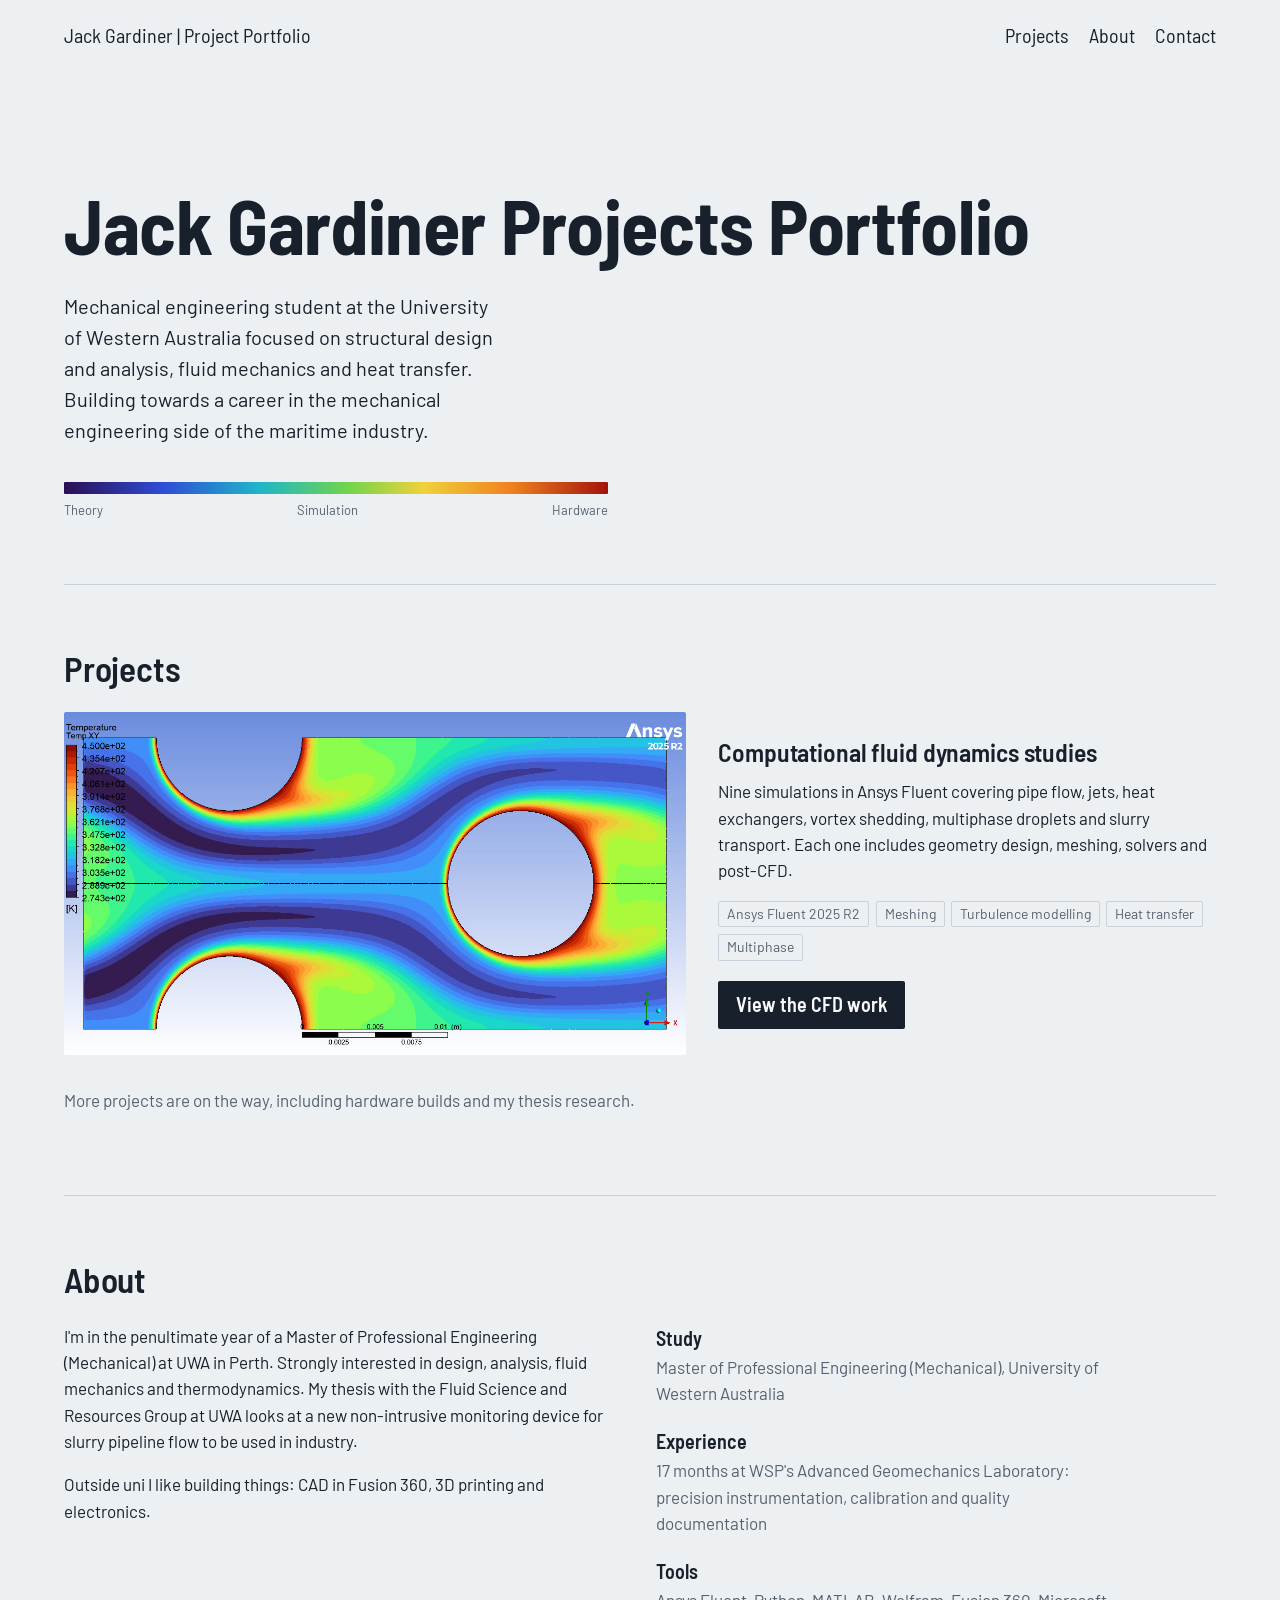
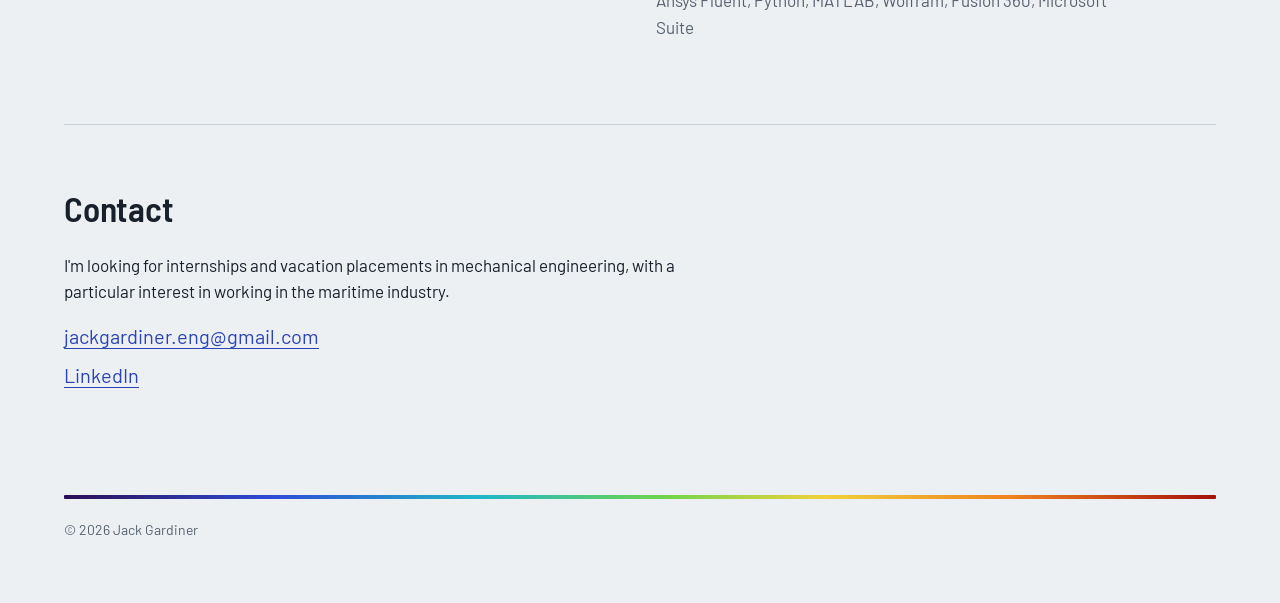
<file: index.html>
<!DOCTYPE html>
<html lang="en-AU">
<head>
  <meta charset="UTF-8">
  <meta name="viewport" content="width=device-width, initial-scale=1.0">
  <title>Jack Gardiner | Mechanical Engineering</title>
  <meta name="description" content="Engineering portfolio of Jack Gardiner, Master of Professional Engineering (Mechanical) student at the University of Western Australia.">
  <link rel="preconnect" href="https://fonts.googleapis.com">
  <link rel="preconnect" href="https://fonts.gstatic.com" crossorigin>
  <link href="https://fonts.googleapis.com/css2?family=Barlow:ital,wght@0,400;0,500;1,400&family=Barlow+Semi+Condensed:wght@600;700&display=swap" rel="stylesheet">
  <link rel="stylesheet" href="style.css">
</head>
<body>

  <header class="wrap site-head">
    <a href="index.html">Jack Gardiner | Project Portfolio</a>
    <nav aria-label="Main">
      <a href="#projects">Projects</a>
      <a href="#about">About</a>
      <a href="#contact">Contact</a>
    </nav>
  </header>

  <main>
    <div class="wrap hero">
      <h1>Jack Gardiner Projects Portfolio</h1>
      <p class="lede">Mechanical engineering student at the University of Western Australia focused on structural design and analysis, fluid mechanics and heat transfer. Building towards a career in the mechanical engineering side of the maritime industry. </p>
      <div class="legend-block" aria-hidden="true">
        <div class="legend"></div>
        <div class="legend-scale"><span>Theory</span><span>Simulation</span><span>Hardware</span></div>
      </div>
    </div>

    <section id="projects" class="wrap">
      <h2>Projects</h2>

      <article class="project">
        <a href="cfd.html" tabindex="-1" aria-hidden="true">
          <img src="images/cfd/week06a-hx-temperature.jpg"
               alt="Temperature contours around a staggered bank of hot tubes, showing thin thermal boundary layers and warm wakes."
               width="1215" height="671">
        </a>
        <div>
          <h3><a href="cfd.html">Computational fluid dynamics studies</a></h3>
          <p>Nine simulations in Ansys Fluent covering pipe flow, jets, heat exchangers, vortex shedding, multiphase droplets and slurry transport. Each one includes geometry design, meshing, solvers and post-CFD.</p>
          <ul class="tags">
            <li>Ansys Fluent 2025 R2</li>
            <li>Meshing</li>
            <li>Turbulence modelling</li>
            <li>Heat transfer</li>
            <li>Multiphase</li>
          </ul>
          <a class="button" href="cfd.html">View the CFD work</a>
        </div>
      </article>

      <p class="note">More projects are on the way, including hardware builds and my thesis research.</p>
    </section>

    <section id="about" class="wrap">
      <h2>About</h2>
      <div class="two-col">
        <div>
          <p>I'm in the penultimate year of a Master of Professional Engineering (Mechanical) at UWA in Perth. Strongly interested in design, analysis, fluid mechanics and thermodynamics. My thesis with the Fluid Science and Resources Group at UWA looks at a new non-intrusive monitoring device for slurry pipeline flow to be used in industry.</p>
          <p>Outside uni I like building things: CAD in Fusion 360, 3D printing and electronics.</p>
        </div>
        <dl class="facts">
          <dt>Study</dt>
          <dd>Master of Professional Engineering (Mechanical), University of Western Australia</dd>
          <dt>Experience</dt>
          <dd>17 months at WSP's Advanced Geomechanics Laboratory: precision instrumentation, calibration and quality documentation</dd>
          <dt>Tools</dt>
          <dd>Ansys Fluent, Python, MATLAB, Wolfram, Fusion 360, Microsoft Suite</dd>
        </dl>
      </div>
    </section>

    <section id="contact" class="wrap">
      <h2>Contact</h2>
      <p>I'm looking for internships and vacation placements in mechanical engineering, with a particular interest in working in the maritime industry.</p>
      <ul class="contact-list">
        <li><a href="mailto:jackgardiner.eng@gmail.com">jackgardiner.eng@gmail.com</a></li>
        <li><a href="https://www.linkedin.com/in/jackgardinermecheng" target="_blank" rel="noopener">LinkedIn</a></li>
       
      </ul>
    </section>
  </main>

  <footer class="wrap">
    <div class="legend" aria-hidden="true"></div>
    <p>&copy; 2026 Jack Gardiner</p>
  </footer>

</body>
</html>
</file>
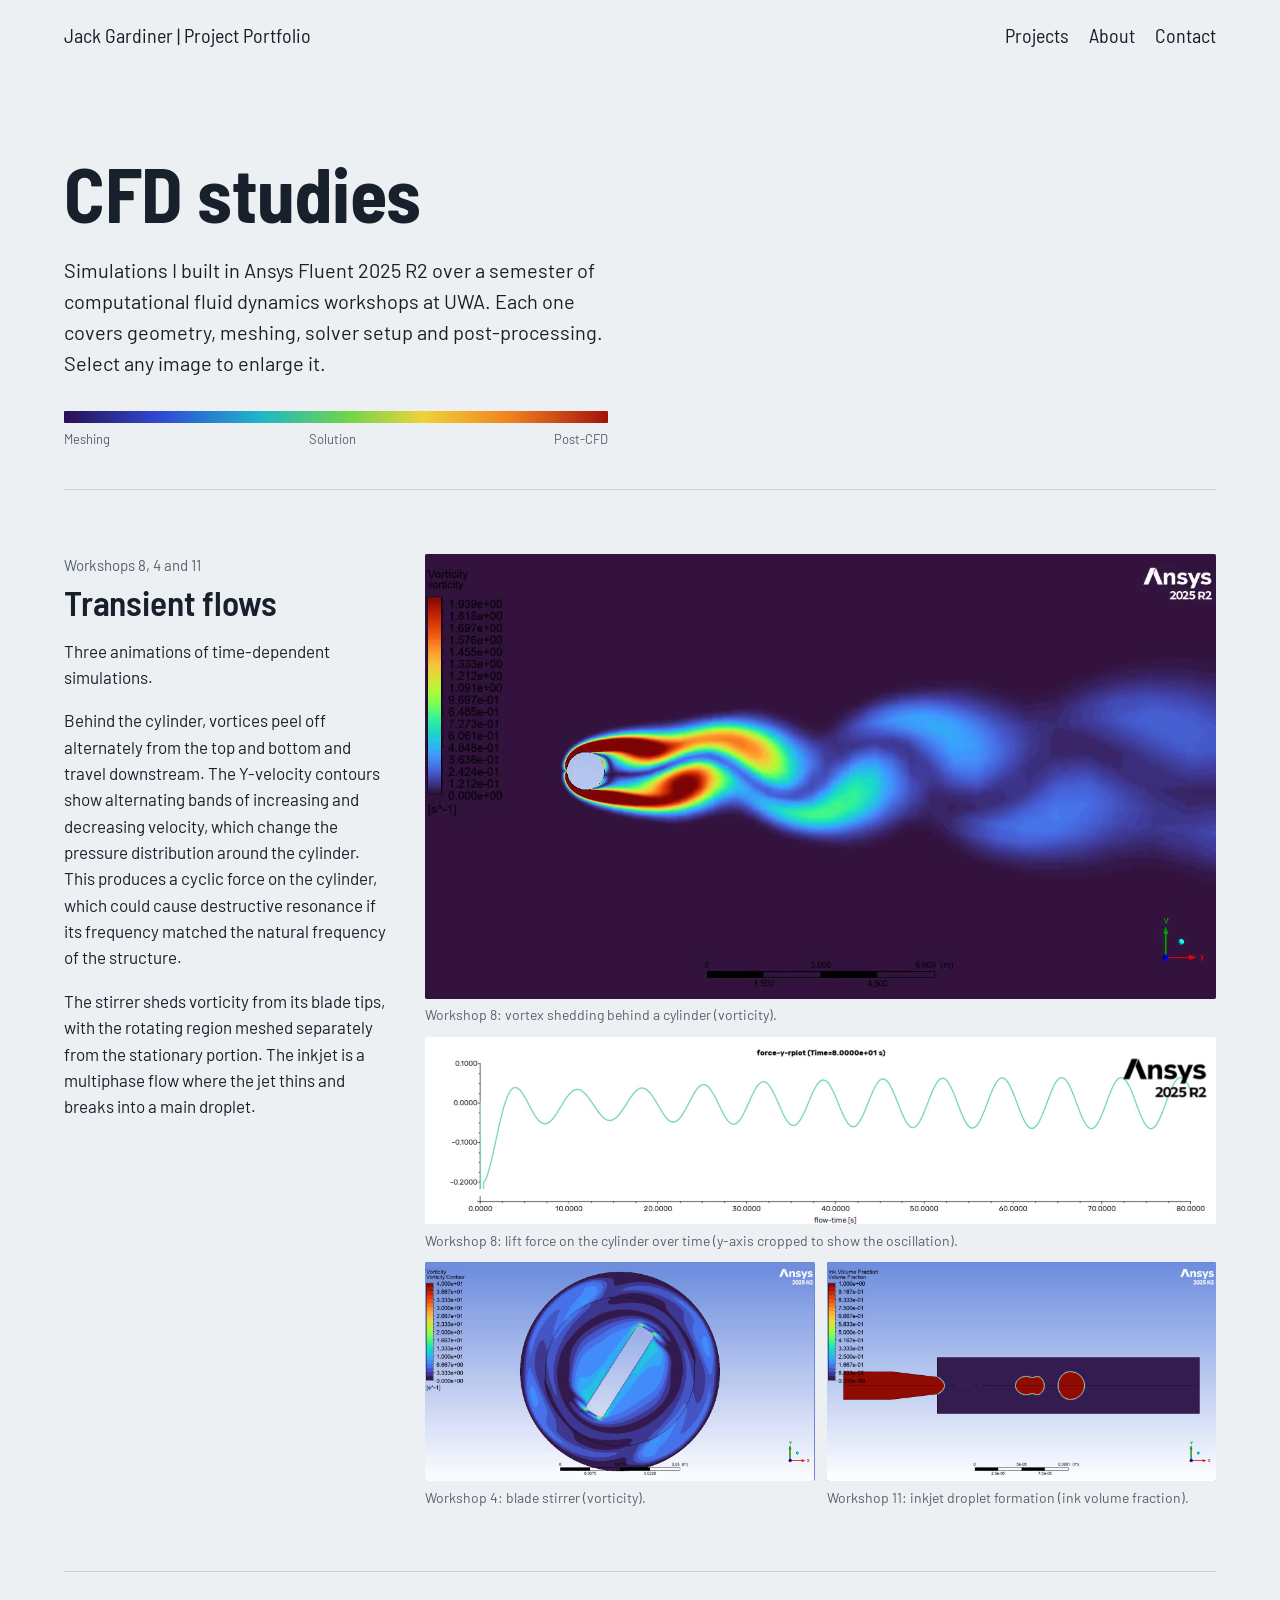
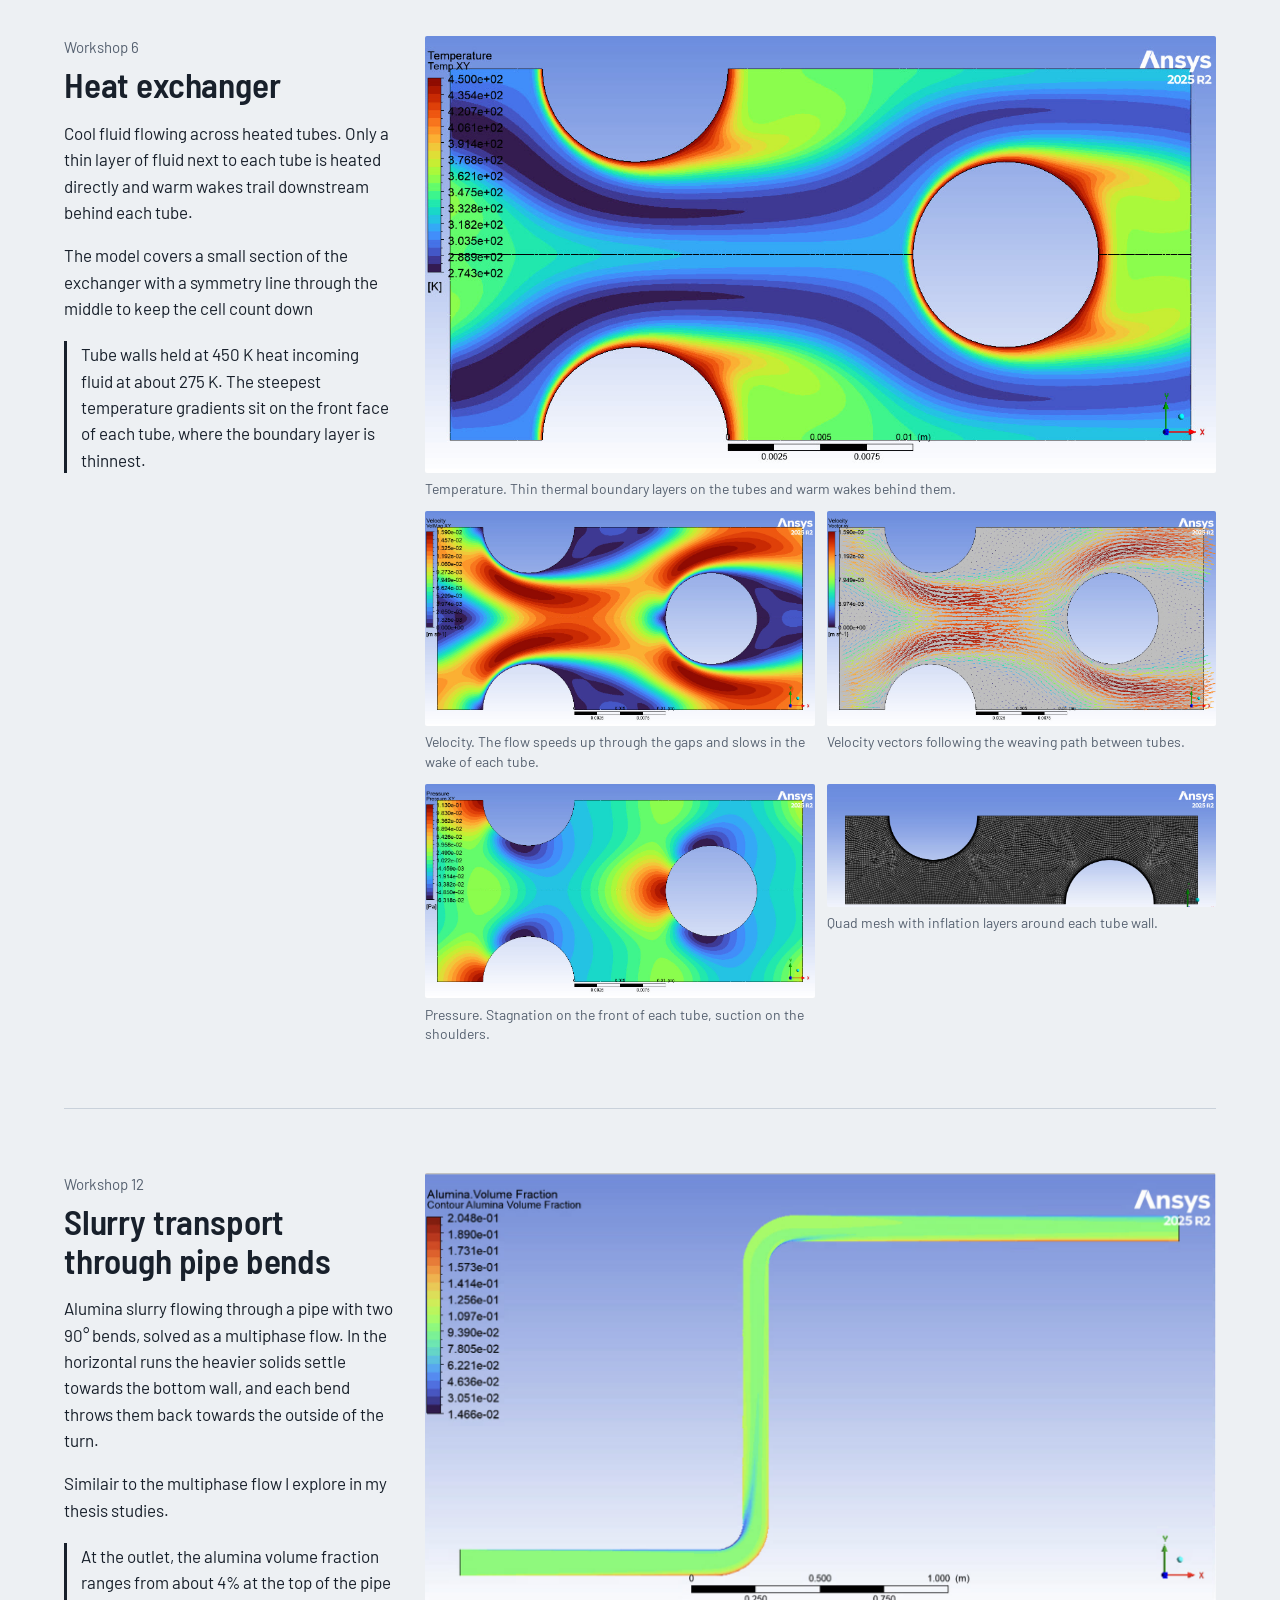
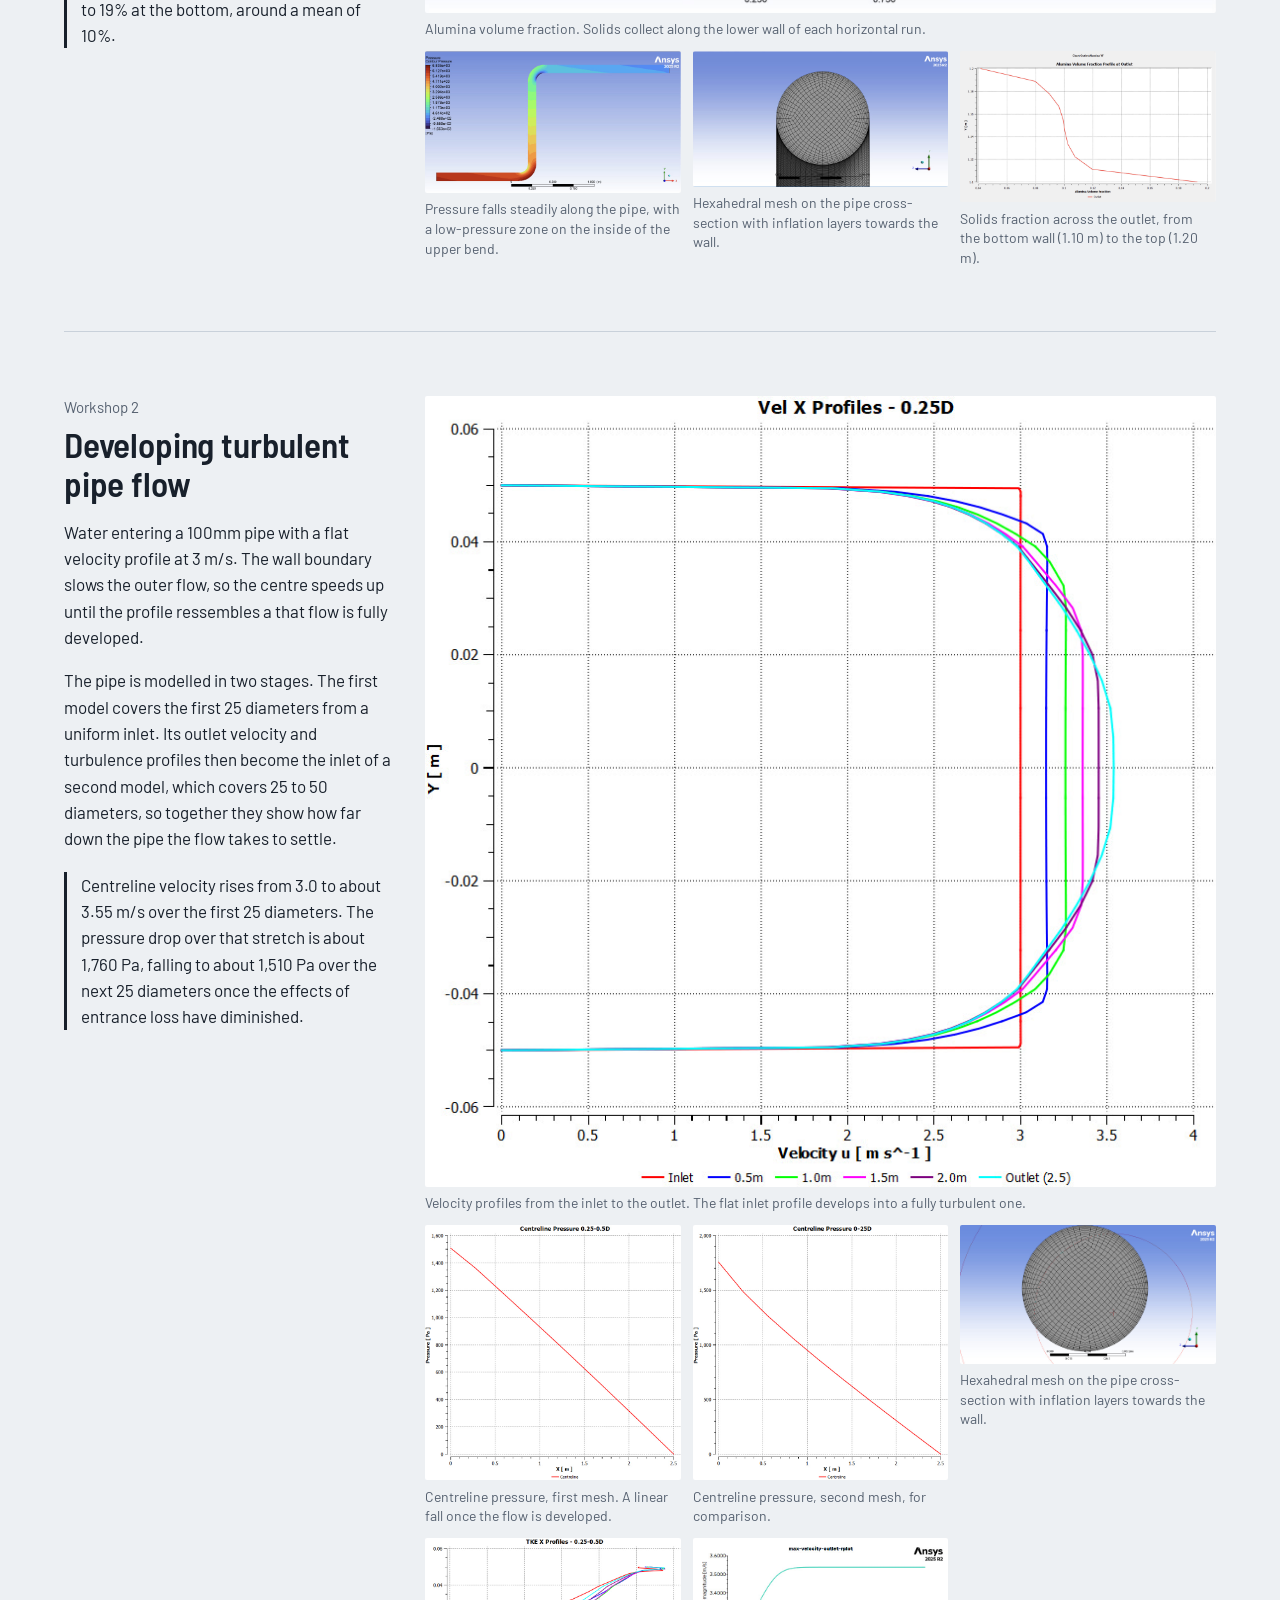
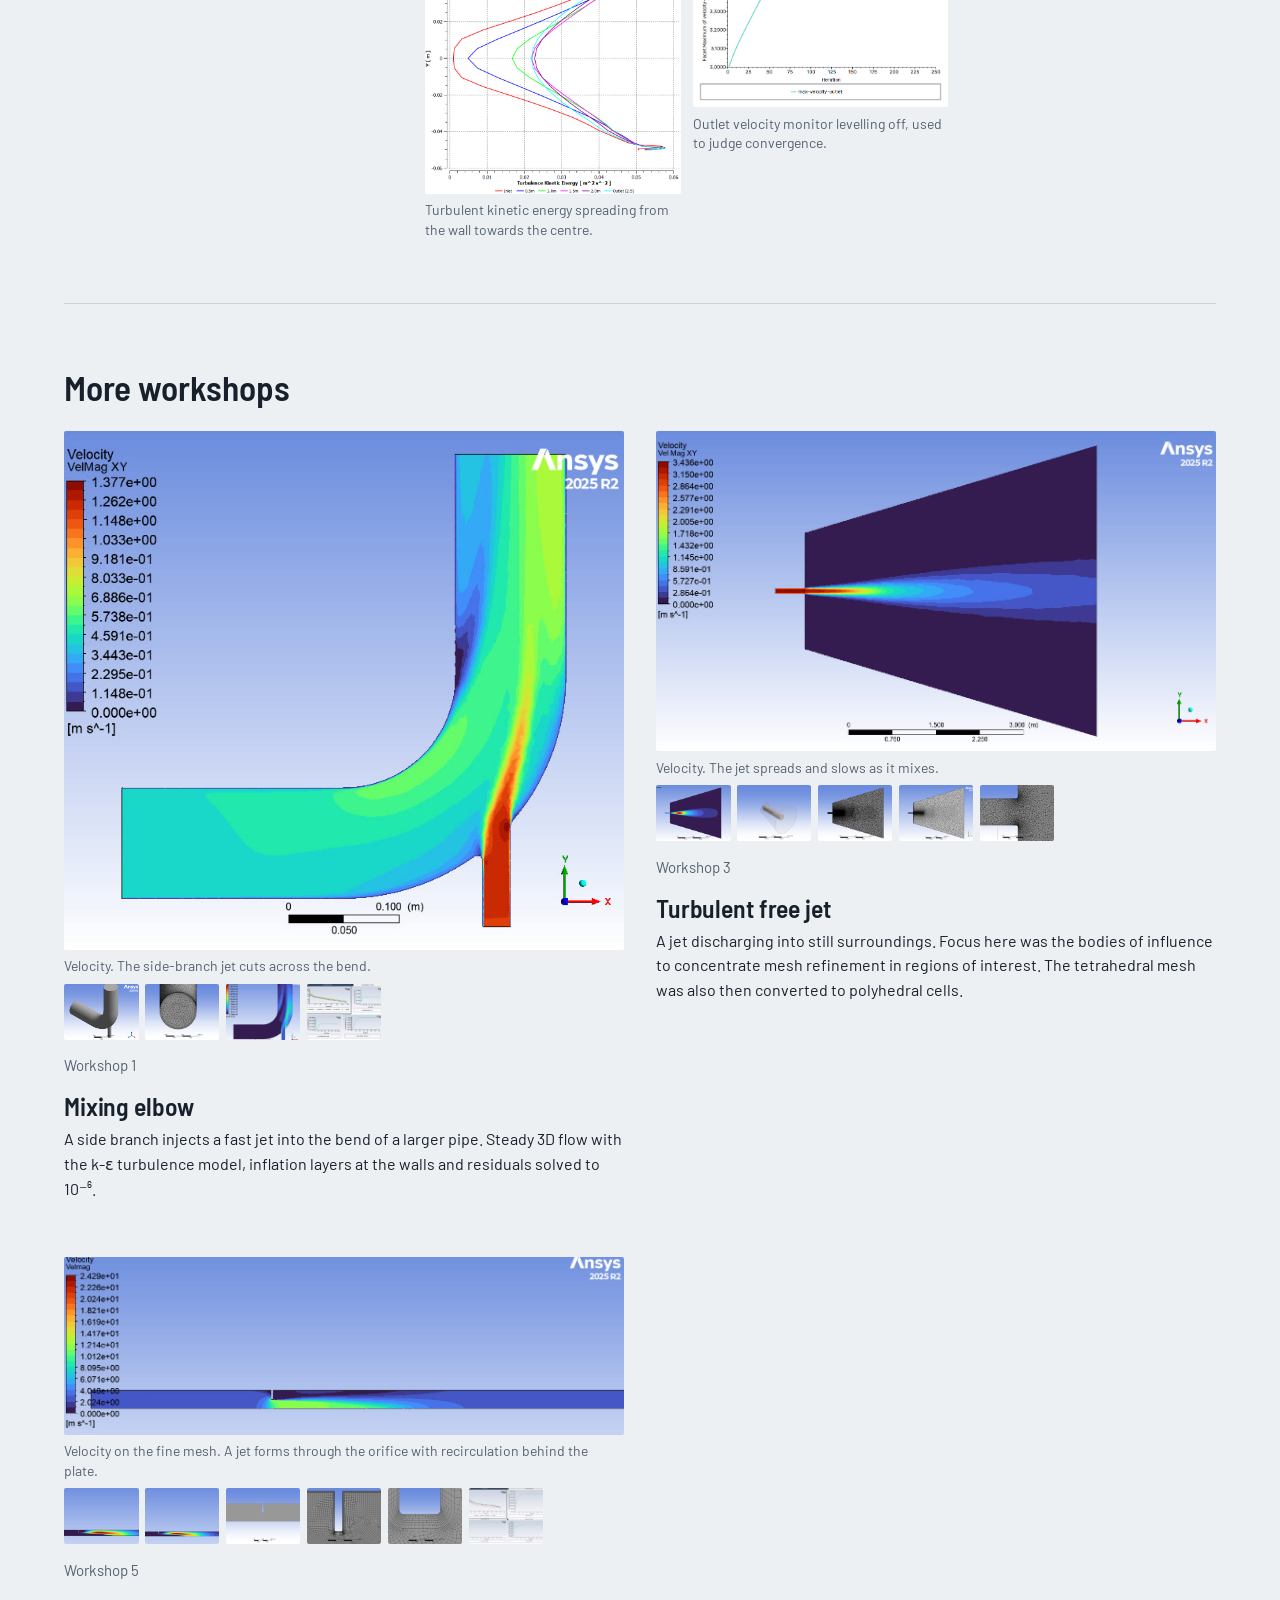
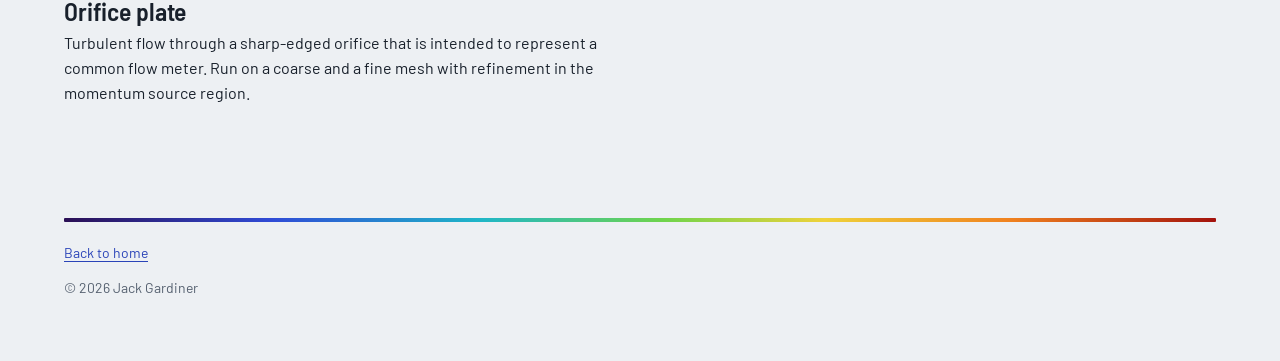
<file: cfd.html>
<!DOCTYPE html>
<html lang="en-AU">
<head>
  <meta charset="UTF-8">
  <meta name="viewport" content="width=device-width, initial-scale=1.0">
  <title>CFD studies | Jack Gardiner</title>
  <meta name="description" content="Computational fluid dynamics studies in Ansys Fluent by Jack Gardiner: slurry transport, heat exchangers, vortex shedding, pipe flow and more.">
  <link rel="preconnect" href="https://fonts.googleapis.com">
  <link rel="preconnect" href="https://fonts.gstatic.com" crossorigin>
  <link href="https://fonts.googleapis.com/css2?family=Barlow:ital,wght@0,400;0,500;1,400&family=Barlow+Semi+Condensed:wght@600;700&display=swap" rel="stylesheet">
  <link rel="stylesheet" href="style.css">
</head>
<body>

  <header class="wrap site-head">
    <a href="index.html">Jack Gardiner | Project Portfolio</a>
    <nav aria-label="Main">
      <a href="index.html#projects">Projects</a>
      <a href="index.html#about">About</a>
      <a href="index.html#contact">Contact</a>
    </nav>
  </header>

  <main>
    <div class="wrap page-intro">
      <h1>CFD studies</h1>
      <p>Simulations I built in Ansys Fluent 2025 R2 over a semester of computational fluid dynamics workshops at UWA. Each one covers geometry, meshing, solver setup and post-processing. Select any image to enlarge it.</p>
      <div class="legend-block" aria-hidden="true">
        <div class="legend"></div>
        <div class="legend-scale"><span>Meshing</span><span>Solution</span><span>Post-CFD</span></div>
      </div>
    </div>

       <section id="animations" class="wrap study" aria-labelledby="animations-title">
      <div class="study-text">
        <p class="week">Workshops 8, 4 and 11</p>
        <h2 id="animations-title">Transient flows</h2>
        <p>Three animations of time-dependent simulations.</p>
        <p>Behind the cylinder, vortices peel off alternately from the top and bottom and travel downstream. The Y-velocity contours show alternating bands of increasing and decreasing velocity, which change the pressure distribution around the cylinder. This produces a cyclic force on the cylinder, which could cause destructive resonance if its frequency matched the natural frequency of the structure.</p>
        <p>The stirrer sheds vorticity from its blade tips, with the rotating region meshed separately from the stationary portion. The inkjet is a multiphase flow where the jet thins and breaks into a main droplet.</p>
      </div>
      <div class="figures"><figure class="lead"><video src="images/cfd/week08-vortex-shedding-vorticity.mp4" poster="images/cfd/week08-vortex-shedding-poster.jpg" width="1280" height="720" autoplay muted loop playsinline preload="metadata" aria-label="Animation of vorticity behind a cylinder, with vortices shed alternately from top and bottom."></video><figcaption>Workshop 8: vortex shedding behind a cylinder (vorticity).</figcaption></figure><figure class="lead"><button type="button" data-full="images/cfd/week08b-vortex-force.jpg" data-group="animations" data-caption="Workshop 8: lift force on the cylinder over time (y-axis cropped to show the oscillation)." aria-label="Enlarge: force on the cylinder over time"><img src="images/cfd/week08b-vortex-force.jpg" alt="Plot of the force on the cylinder oscillating over time." loading="lazy"></button><figcaption>Workshop 8: lift force on the cylinder over time (y-axis cropped to show the oscillation).</figcaption></figure><figure><video src="images/cfd/week04-blade-stirrer-vorticity.mp4" poster="images/cfd/week04-blade-stirrer-poster.jpg" width="1280" height="720" autoplay muted loop playsinline preload="metadata" aria-label="Animation of vorticity around a rotating blade stirrer."></video><figcaption>Workshop 4: blade stirrer (vorticity).</figcaption></figure><figure><video src="images/cfd/week11-ink-jet-volume-fraction.mp4" poster="images/cfd/week11-ink-jet-poster.jpg" width="1280" height="720" autoplay muted loop playsinline preload="metadata" aria-label="Animation of an ink jet breaking up into droplets."></video><figcaption>Workshop 11: inkjet droplet formation (ink volume fraction).</figcaption></figure></div>
    </section>
    <section id="heat-exchanger" class="wrap study" aria-labelledby="heat-exchanger-title">
      <div class="study-text">
        <p class="week">Workshop 6</p>
        <h2 id="heat-exchanger-title">Heat exchanger</h2>
        <p>Cool fluid flowing across heated tubes. Only a thin layer of fluid next to each tube is heated directly and warm wakes trail downstream behind each tube.</p><p>The model covers a small section of the exchanger with a symmetry line through the middle to keep the cell count down</p><p class="finding">Tube walls held at 450 K heat incoming fluid at about 275 K. The steepest temperature gradients sit on the front face of each tube, where the boundary layer is thinnest.</p>
      </div>
      <div class="figures"><figure class="lead"><button type="button" data-full="images/cfd/week06a-hx-temperature.jpg" data-group="heat-exchanger" data-caption="Temperature. Thin thermal boundary layers on the tubes and warm wakes behind them." aria-label="Enlarge: Temperature. Thin thermal boundary layers on the tubes and warm wakes behind them."><img src="images/cfd/week06a-hx-temperature.jpg" alt="Temperature contours around staggered tubes, thin hot boundary layers and warm wakes." width="1215" height="671" loading="lazy" decoding="async"></button><figcaption>Temperature. Thin thermal boundary layers on the tubes and warm wakes behind them.</figcaption></figure><figure><button type="button" data-full="images/cfd/week06b-hx-velocity.jpg" data-group="heat-exchanger" data-caption="Velocity. The flow speeds up through the gaps and slows in the wake of each tube." aria-label="Enlarge: Velocity. The flow speeds up through the gaps and slows in the wake of each tube."><img src="images/cfd/week06b-hx-velocity.jpg" alt="Velocity magnitude contours showing fast flow through the gaps between tubes and slow wakes behind them." width="1215" height="671" loading="lazy" decoding="async"></button><figcaption>Velocity. The flow speeds up through the gaps and slows in the wake of each tube.</figcaption></figure><figure><button type="button" data-full="images/cfd/week06c-hx-vectors.jpg" data-group="heat-exchanger" data-caption="Velocity vectors following the weaving path between tubes." aria-label="Enlarge: Velocity vectors following the weaving path between tubes."><img src="images/cfd/week06c-hx-vectors.jpg" alt="Velocity vectors weaving between the tubes." width="1215" height="671" loading="lazy" decoding="async"></button><figcaption>Velocity vectors following the weaving path between tubes.</figcaption></figure><figure><button type="button" data-full="images/cfd/week06d-hx-pressure.jpg" data-group="heat-exchanger" data-caption="Pressure. Stagnation on the front of each tube, suction on the shoulders." aria-label="Enlarge: Pressure. Stagnation on the front of each tube, suction on the shoulders."><img src="images/cfd/week06d-hx-pressure.jpg" alt="Pressure contours with high pressure on the front of each tube and low pressure on its shoulders." width="1215" height="671" loading="lazy" decoding="async"></button><figcaption>Pressure. Stagnation on the front of each tube, suction on the shoulders.</figcaption></figure><figure><button type="button" data-full="images/cfd/week06e-hx-mesh.jpg" data-group="heat-exchanger" data-caption="Quad mesh with inflation layers around each tube wall." aria-label="Enlarge: Quad mesh with inflation layers around each tube wall."><img src="images/cfd/week06e-hx-mesh.jpg" alt="Quad mesh with fine inflation layers around the tube walls." width="1218" height="385" loading="lazy" decoding="async"></button><figcaption>Quad mesh with inflation layers around each tube wall.</figcaption></figure></div>
    </section>
    <section id="slurry" class="wrap study" aria-labelledby="slurry-title">
      <div class="study-text">
        <p class="week">Workshop 12</p>
        <h2 id="slurry-title">Slurry transport through pipe bends</h2>
        <p>Alumina slurry flowing through a pipe with two 90° bends, solved as a multiphase flow. In the horizontal runs the heavier solids settle towards the bottom wall, and each bend throws them back towards the outside of the turn.</p><p>Similair to the multiphase flow I explore in my thesis studies.</p><p class="finding">At the outlet, the alumina volume fraction ranges from about 4% at the top of the pipe to 19% at the bottom, around a mean of 10%.</p>
      </div>
      <div class="figures three"><figure class="lead"><button type="button" data-full="images/cfd/week12a-slurry-alumina-vf.jpg" data-group="slurry" data-caption="Alumina volume fraction. Solids collect along the lower wall of each horizontal run." aria-label="Enlarge: Alumina volume fraction. Solids collect along the lower wall of each horizontal run."><img src="images/cfd/week12a-slurry-alumina-vf.jpg" alt="Alumina volume fraction contour through a pipe with two bends, higher concentration along the bottom walls." width="1600" height="890" loading="lazy" decoding="async"></button><figcaption>Alumina volume fraction. Solids collect along the lower wall of each horizontal run.</figcaption></figure><figure><button type="button" data-full="images/cfd/week12b-slurry-pressure.jpg" data-group="slurry" data-caption="Pressure falls steadily along the pipe, with a low-pressure zone on the inside of the upper bend." aria-label="Enlarge: Pressure falls steadily along the pipe, with a low-pressure zone on the inside of the upper bend."><img src="images/cfd/week12b-slurry-pressure.jpg" alt="Pressure contour along the pipe, falling from inlet to outlet with a low-pressure zone at the inside of the upper bend." width="1600" height="890" loading="lazy" decoding="async"></button><figcaption>Pressure falls steadily along the pipe, with a low-pressure zone on the inside of the upper bend.</figcaption></figure><figure><button type="button" data-full="images/cfd/week12c-slurry-mesh.jpg" data-group="slurry" data-caption="Hexahedral mesh on the pipe cross-section with inflation layers towards the wall." aria-label="Enlarge: Hexahedral mesh on the pipe cross-section with inflation layers towards the wall."><img src="images/cfd/week12c-slurry-mesh.jpg" alt="Hexahedral mesh on the pipe cross-section with inflation layers towards the wall." width="1600" height="850" loading="lazy" decoding="async"></button><figcaption>Hexahedral mesh on the pipe cross-section with inflation layers towards the wall.</figcaption></figure><figure><button type="button" data-full="images/cfd/week12d-slurry-outlet-profile.jpg" data-group="slurry" data-caption="Solids fraction across the outlet, from the bottom wall (1.10 m) to the top (1.20 m)." aria-label="Enlarge: Solids fraction across the outlet, from the bottom wall (1.10 m) to the top (1.20 m)."><img src="images/cfd/week12d-slurry-outlet-profile.jpg" alt="Graph of alumina volume fraction against height across the outlet." width="1600" height="948" loading="lazy" decoding="async"></button><figcaption>Solids fraction across the outlet, from the bottom wall (1.10 m) to the top (1.20 m).</figcaption></figure></div>
    </section>
    <section id="pipe-flow" class="wrap study" aria-labelledby="pipe-flow-title">
      <div class="study-text">
        <p class="week">Workshop 2</p>
        <h2 id="pipe-flow-title">Developing turbulent pipe flow</h2>
        <p>Water entering a 100mm pipe with a flat velocity profile at 3 m/s. The wall boundary slows the outer flow, so the centre speeds up until the profile ressembles a that flow is fully developed.</p><p>The pipe is modelled in two stages. The first model covers the first 25 diameters from a uniform inlet. Its outlet velocity and turbulence profiles then become the inlet of a second model, which covers 25 to 50 diameters, so together they show how far down the pipe the flow takes to settle.</p><p class="finding">Centreline velocity rises from 3.0 to about 3.55 m/s over the first 25 diameters. The pressure drop over that stretch is about 1,760 Pa, falling to about 1,510 Pa over the next 25 diameters once the effects of entrance loss have diminished.</p>
      </div>
      <div class="figures three"><figure class="lead"><button type="button" data-full="images/cfd/week02a-pipe-velocity-profiles.jpg" data-group="pipe-flow" data-caption="Velocity profiles from the inlet to the outlet. The flat inlet profile develops into a fully turbulent one." aria-label="Enlarge: Velocity profiles from the inlet to the outlet. The flat inlet profile develops into a fully turbulent one."><img src="images/cfd/week02a-pipe-velocity-profiles.jpg" alt="Graph of velocity profiles at stations along the pipe, from flat at the inlet to a rounded turbulent profile at the outlet." width="800" height="800" loading="lazy" decoding="async"></button><figcaption>Velocity profiles from the inlet to the outlet. The flat inlet profile develops into a fully turbulent one.</figcaption></figure><figure><button type="button" data-full="images/cfd/week02b-pipe-centreline-pressure.jpg" data-group="pipe-flow" data-caption="Centreline pressure, first mesh. A linear fall once the flow is developed." aria-label="Enlarge: Centreline pressure, first mesh. A linear fall once the flow is developed."><img src="images/cfd/week02b-pipe-centreline-pressure.jpg" alt="Graph of centreline pressure falling linearly from about 1,510 Pa to zero." width="800" height="800" loading="lazy" decoding="async"></button><figcaption>Centreline pressure, first mesh. A linear fall once the flow is developed.</figcaption></figure><figure><button type="button" data-full="images/cfd/week02f-pipe-centreline-pressure-mesh2.jpg" data-group="pipe-flow" data-caption="Centreline pressure, second mesh, for comparison." aria-label="Enlarge: Centreline pressure, second mesh, for comparison."><img src="images/cfd/week02f-pipe-centreline-pressure-mesh2.jpg" alt="Graph of centreline pressure falling from about 1,760 Pa to zero." width="800" height="800" loading="lazy" decoding="async"></button><figcaption>Centreline pressure, second mesh, for comparison.</figcaption></figure><figure><button type="button" data-full="images/cfd/week02c-pipe-mesh-outlet.jpg" data-group="pipe-flow" data-caption="Hexahedral mesh on the pipe cross-section with inflation layers towards the wall." aria-label="Enlarge: Hexahedral mesh on the pipe cross-section with inflation layers towards the wall."><img src="images/cfd/week02c-pipe-mesh-outlet.jpg" alt="Hexahedral mesh on the pipe cross-section with inflation layers towards the wall." width="1202" height="652" loading="lazy" decoding="async"></button><figcaption>Hexahedral mesh on the pipe cross-section with inflation layers towards the wall.</figcaption></figure><figure><button type="button" data-full="images/cfd/week02d-pipe-tke-profiles.jpg" data-group="pipe-flow" data-caption="Turbulent kinetic energy spreading from the wall towards the centre." aria-label="Enlarge: Turbulent kinetic energy spreading from the wall towards the centre."><img src="images/cfd/week02d-pipe-tke-profiles.jpg" alt="Graph of turbulent kinetic energy profiles across the pipe at several stations." width="800" height="800" loading="lazy" decoding="async"></button><figcaption>Turbulent kinetic energy spreading from the wall towards the centre.</figcaption></figure><figure><button type="button" data-full="images/cfd/week02e-pipe-convergence.jpg" data-group="pipe-flow" data-caption="Outlet velocity monitor levelling off, used to judge convergence." aria-label="Enlarge: Outlet velocity monitor levelling off, used to judge convergence."><img src="images/cfd/week02e-pipe-convergence.jpg" alt="Graph of maximum outlet velocity against iteration, levelling off near 3.54 m/s." width="685" height="454" loading="lazy" decoding="async"></button><figcaption>Outlet velocity monitor levelling off, used to judge convergence.</figcaption></figure></div>
    </section>

    <section id="more" class="wrap">
      <h2 class="section-title">More workshops</h2>
      <div class="gallery">
      <article class="tile">
        <div class="figures"><figure class="lead"><button type="button" data-full="images/cfd/week01a-elbow-velocity.jpg" data-group="g0" data-caption="Velocity. The side-branch jet cuts across the bend." aria-label="Enlarge: Velocity. The side-branch jet cuts across the bend."><img src="images/cfd/week01a-elbow-velocity.jpg" alt="Velocity contour in a mixing elbow, with a fast jet from the side branch crossing the bend." width="711" height="659" loading="lazy" decoding="async"></button><figcaption>Velocity. The side-branch jet cuts across the bend.</figcaption></figure></div>
        <div class="thumbs"><button type="button" data-full="images/cfd/week01b-elbow-geometry.jpg" data-group="g0" data-caption="Geometry." aria-label="Enlarge: Geometry."><img src="images/cfd/week01b-elbow-geometry.jpg" alt="3D geometry of the mixing elbow." width="580" height="467" loading="lazy" decoding="async"></button><button type="button" data-full="images/cfd/week01c-elbow-mesh-outlet.jpg" data-group="g0" data-caption="Outlet mesh with inflation layers." aria-label="Enlarge: Outlet mesh with inflation layers."><img src="images/cfd/week01c-elbow-mesh-outlet.jpg" alt="Outlet mesh with inflation layers." width="1182" height="604" loading="lazy" decoding="async"></button><button type="button" data-full="images/cfd/week01d-elbow-tke.jpg" data-group="g0" data-caption="Turbulent kinetic energy where the streams mix." aria-label="Enlarge: Turbulent kinetic energy where the streams mix."><img src="images/cfd/week01d-elbow-tke.jpg" alt="Turbulent kinetic energy where the two streams mix." width="711" height="659" loading="lazy" decoding="async"></button><button type="button" data-full="images/cfd/week01e-elbow-convergence.jpg" data-group="g0" data-caption="Residuals and solution monitors." aria-label="Enlarge: Residuals and solution monitors."><img src="images/cfd/week01e-elbow-convergence.jpg" alt="Residual and monitor plots showing convergence." width="813" height="568" loading="lazy" decoding="async"></button></div>
        <p class="week">Workshop 1</p>
        <h3>Mixing elbow</h3>
        <p>A side branch injects a fast jet into the bend of a larger pipe. Steady 3D flow with the k-ε turbulence model, inflation layers at the walls and residuals solved to 10⁻⁶.</p>
      </article>
      <article class="tile">
        <div class="figures"><figure class="lead"><button type="button" data-full="images/cfd/week03a-jet-velocity.jpg" data-group="g1" data-caption="Velocity. The jet spreads and slows as it mixes." aria-label="Enlarge: Velocity. The jet spreads and slows as it mixes."><img src="images/cfd/week03a-jet-velocity.jpg" alt="Velocity contour of a jet spreading and slowing in a conical domain." width="1179" height="675" loading="lazy" decoding="async"></button><figcaption>Velocity. The jet spreads and slows as it mixes.</figcaption></figure></div>
        <div class="thumbs"><button type="button" data-full="images/cfd/week03b-jet-tke.jpg" data-group="g1" data-caption="Turbulence peaks in the shear layer." aria-label="Enlarge: Turbulence peaks in the shear layer."><img src="images/cfd/week03b-jet-tke.jpg" alt="Turbulent kinetic energy peaking in the jet shear layer." width="1179" height="675" loading="lazy" decoding="async"></button><button type="button" data-full="images/cfd/week03c-jet-body-of-influence.jpg" data-group="g1" data-caption="Bodies of influence for mesh refinement." aria-label="Enlarge: Bodies of influence for mesh refinement."><img src="images/cfd/week03c-jet-body-of-influence.jpg" alt="Nested refinement zones along the jet." width="1092" height="608" loading="lazy" decoding="async"></button><button type="button" data-full="images/cfd/week03d-jet-tet-mesh.jpg" data-group="g1" data-caption="Tetrahedral mesh." aria-label="Enlarge: Tetrahedral mesh."><img src="images/cfd/week03d-jet-tet-mesh.jpg" alt="Tetrahedral mesh cross-section." width="1177" height="652" loading="lazy" decoding="async"></button><button type="button" data-full="images/cfd/week03e-jet-poly-mesh.jpg" data-group="g1" data-caption="The same domain as a polyhedral mesh." aria-label="Enlarge: The same domain as a polyhedral mesh."><img src="images/cfd/week03e-jet-poly-mesh.jpg" alt="Polyhedral mesh cross-section." width="942" height="675" loading="lazy" decoding="async"></button><button type="button" data-full="images/cfd/week03f-jet-nozzle-mesh.jpg" data-group="g1" data-caption="Inflation layers through the nozzle." aria-label="Enlarge: Inflation layers through the nozzle."><img src="images/cfd/week03f-jet-nozzle-mesh.jpg" alt="Mesh through the nozzle with inflation layers." width="1177" height="652" loading="lazy" decoding="async"></button></div>
        <p class="week">Workshop 3</p>
        <h3>Turbulent free jet</h3>
        <p>A jet discharging into still surroundings. Focus here was the bodies of influence to concentrate mesh refinement in regions of interest. The tetrahedral mesh was also then converted to polyhedral cells.</p>
      </article>
      <article class="tile">
        <div class="figures"><figure class="lead"><button type="button" data-full="images/cfd/week05a-orifice-velocity-fine.jpg" data-group="g2" data-caption="Velocity on the fine mesh. A jet forms through the orifice with recirculation behind the plate." aria-label="Enlarge: Velocity on the fine mesh. A jet forms through the orifice with recirculation behind the plate."><img src="images/cfd/week05a-orifice-velocity-fine.jpg" alt="Velocity contour of a jet through an orifice plate with recirculation behind it." width="1215" height="385" loading="lazy" decoding="async"></button><figcaption>Velocity on the fine mesh. A jet forms through the orifice with recirculation behind the plate.</figcaption></figure></div>
        <div class="thumbs"><button type="button" data-full="images/cfd/week05b-orifice-tke-fine.jpg" data-group="g2" data-caption="Turbulent kinetic energy, fine mesh (peak 6.71 m²/s²)." aria-label="Enlarge: Turbulent kinetic energy, fine mesh (peak 6.71 m²/s²)."><img src="images/cfd/week05b-orifice-tke-fine.jpg" alt="Turbulent kinetic energy on the fine mesh." width="1215" height="385" loading="lazy" decoding="async"></button><button type="button" data-full="images/cfd/week05c-orifice-tke-coarse.jpg" data-group="g2" data-caption="Turbulent kinetic energy, coarse mesh (peak 6.48 m²/s²)." aria-label="Enlarge: Turbulent kinetic energy, coarse mesh (peak 6.48 m²/s²)."><img src="images/cfd/week05c-orifice-tke-coarse.jpg" alt="Turbulent kinetic energy on the coarse mesh." width="1143" height="380" loading="lazy" decoding="async"></button><button type="button" data-full="images/cfd/week05d-orifice-geometry.jpg" data-group="g2" data-caption="Orifice geometry." aria-label="Enlarge: Orifice geometry."><img src="images/cfd/week05d-orifice-geometry.jpg" alt="Close-up of the orifice geometry." width="1134" height="635" loading="lazy" decoding="async"></button><button type="button" data-full="images/cfd/week05e-orifice-mesh.jpg" data-group="g2" data-caption="Quad mesh around the orifice." aria-label="Enlarge: Quad mesh around the orifice."><img src="images/cfd/week05e-orifice-mesh.jpg" alt="Quad mesh around the orifice." width="1218" height="665" loading="lazy" decoding="async"></button><button type="button" data-full="images/cfd/week05f-orifice-mesh-closeup.jpg" data-group="g2" data-caption="Inflation layers around the orifice lip." aria-label="Enlarge: Inflation layers around the orifice lip."><img src="images/cfd/week05f-orifice-mesh-closeup.jpg" alt="Inflation layers wrapping the orifice lip." width="1218" height="665" loading="lazy" decoding="async"></button><button type="button" data-full="images/cfd/week05g-orifice-convergence.jpg" data-group="g2" data-caption="Residuals and solution monitors." aria-label="Enlarge: Residuals and solution monitors."><img src="images/cfd/week05g-orifice-convergence.jpg" alt="Residuals and monitor plots." width="1600" height="980" loading="lazy" decoding="async"></button></div>
        <p class="week">Workshop 5</p>
        <h3>Orifice plate</h3>
        <p>Turbulent flow through a sharp-edged orifice that is intended to represent a common flow meter. Run on a coarse and a fine mesh with refinement in the momentum source region.</p>
      </article>
      </div>
    </section>
  </main>

  <footer class="wrap">
    <div class="legend" aria-hidden="true"></div>
    <p><a href="index.html">Back to home</a></p>
    <p>&copy; 2026 Jack Gardiner</p>
  </footer>

  <dialog class="lightbox" aria-label="Enlarged image">
    <img alt="">
    <p class="lb-caption"></p>
    <div class="controls">
      <button type="button" class="lb-prev">Previous</button>
      <button type="button" class="lb-close">Close</button>
      <button type="button" class="lb-next">Next</button>
    </div>
  </dialog>

  <script>
    (function () {
      // Respect reduced-motion: stop autoplaying animations and give the viewer controls.
      if (window.matchMedia('(prefers-reduced-motion: reduce)').matches) {
        document.querySelectorAll('video[autoplay]').forEach(function (v) {
          v.removeAttribute('autoplay'); v.pause(); v.controls = true;
        });
      }

      var dlg = document.querySelector('dialog.lightbox');
      if (!dlg || typeof dlg.showModal !== 'function') return;
      var img = dlg.querySelector('img');
      var cap = dlg.querySelector('.lb-caption');
      var prev = dlg.querySelector('.lb-prev');
      var next = dlg.querySelector('.lb-next');
      var items = [], index = 0;

      function show(i) {
        index = (i + items.length) % items.length;
        var b = items[index];
        img.src = b.dataset.full;
        img.alt = b.querySelector('img').alt;
        cap.textContent = b.dataset.caption;
        var multi = items.length > 1;
        prev.hidden = !multi; next.hidden = !multi;
      }

      document.querySelectorAll('[data-full]').forEach(function (b) {
        b.addEventListener('click', function () {
          items = Array.prototype.slice.call(
            document.querySelectorAll('[data-full][data-group="' + b.dataset.group + '"]'));
          show(items.indexOf(b));
          dlg.showModal();
        });
      });

      prev.addEventListener('click', function () { show(index - 1); });
      next.addEventListener('click', function () { show(index + 1); });
      dlg.querySelector('.lb-close').addEventListener('click', function () { dlg.close(); });
      dlg.addEventListener('click', function (e) { if (e.target === dlg) dlg.close(); });
      dlg.addEventListener('keydown', function (e) {
        if (e.key === 'ArrowLeft') show(index - 1);
        if (e.key === 'ArrowRight') show(index + 1);
      });
    })();
  </script>
</body>
</html>
</file>
<file: style.css>
/* Jack Gardiner — portfolio styles
   Quiet, cool-grey page so the CFD colour maps carry the colour.
   One accent: a contour-legend colour bar, borrowed from the plots. */

:root {
  --bg: #edf0f3;
  --surface: #f8f9fb;
  --ink: #18202b;
  --muted: #566170;
  --rule: #c9d1da;
  --link: #2a44b8;
  --legend: linear-gradient(90deg,
    #2b0f54 0%, #2f4bd6 18%, #1fb6c8 36%, #6fd44c 52%,
    #efd23a 66%, #f0821f 82%, #a3120c 100%);

  --head: "Barlow Semi Condensed", "Arial Narrow", sans-serif;
  --body: "Barlow", system-ui, sans-serif;

  --step-0: 1.0625rem;   /* 17px body */
  --step-1: 1.25rem;
  --step-2: 1.6rem;
  --step-3: 2.2rem;
  --step-4: clamp(2.8rem, 7vw, 4.75rem);

  --gap: clamp(1.25rem, 3vw, 2rem);
  --page: 72rem;
}

*, *::before, *::after { box-sizing: border-box; }

html { -webkit-text-size-adjust: 100%; }

body {
  margin: 0;
  background: var(--bg);
  color: var(--ink);
  font-family: var(--body);
  font-size: var(--step-0);
  line-height: 1.55;
}

img, video { display: block; max-width: 100%; height: auto; }

a { color: var(--link); text-underline-offset: 0.18em; text-decoration-thickness: 1px; }
a:hover { text-decoration-thickness: 2px; }

:focus-visible { outline: 3px solid var(--link); outline-offset: 3px; border-radius: 2px; }

h1, h2, h3 {
  font-family: var(--head);
  font-weight: 600;
  line-height: 1.1;
  letter-spacing: -0.005em;
  margin: 0;
}

p { margin: 0 0 1em; max-width: 64ch; }

.wrap { width: min(100% - 2 * var(--gap), var(--page)); margin-inline: auto; }

/* ---------- Site header ---------- */
.site-head {
  display: flex; justify-content: space-between; align-items: baseline;
  gap: 1rem; padding-block: 1.25rem;
  font-family: var(--head); font-size: var(--step-1);
}
.site-head a { color: var(--ink); text-decoration: none; }
.site-head a:hover { text-decoration: underline; }
.site-head nav { display: flex; gap: 1.25rem; }

/* ---------- The legend bar (signature element) ---------- */
.legend {
  height: 12px;
  background: var(--legend);
  border-radius: 1px;
}
.legend-scale {
  display: flex; justify-content: space-between;
  font-size: 0.8125rem; color: var(--muted);
  margin-top: 0.4rem;
}

/* ---------- Home hero ---------- */
.hero { padding-block: clamp(3rem, 10vw, 7rem) clamp(2.5rem, 6vw, 4rem); }
.hero h1 { font-size: var(--step-4); font-weight: 700; margin-bottom: 1.5rem; }
.hero .lede { font-size: var(--step-1); max-width: 40ch; color: var(--ink); }
.hero .legend-block { max-width: 34rem; margin-top: 2.25rem; }

/* ---------- Sections ---------- */
section { padding-block: clamp(2.5rem, 6vw, 4rem); border-top: 1px solid var(--rule); }
section > h2, .section-title { font-size: var(--step-3); margin-bottom: 1.5rem; }

/* ---------- Home: project feature ---------- */
.project {
  display: grid; gap: var(--gap);
  grid-template-columns: minmax(0, 1fr);
  align-items: center;
}
@media (min-width: 52rem) {
  .project { grid-template-columns: minmax(0, 5fr) minmax(0, 4fr); }
}
.project img { width: 100%; border-radius: 2px; }
.project h3 { font-size: var(--step-2); margin-bottom: 0.75rem; }
.project h3 a { color: var(--ink); text-decoration: none; }
.project h3 a:hover { text-decoration: underline; }
.tags { display: flex; flex-wrap: wrap; gap: 0.4rem; padding: 0; margin: 0 0 1.25rem; list-style: none; }
.tags li {
  font-size: 0.875rem; color: var(--muted);
  border: 1px solid var(--rule); border-radius: 2px; padding: 0.1rem 0.5rem;
}
.button {
  display: inline-block; font-family: var(--head); font-weight: 600; font-size: var(--step-1);
  color: var(--surface); background: var(--ink); text-decoration: none;
  padding: 0.55rem 1.1rem; border-radius: 2px;
}
.button:hover { background: var(--link); }
.note { color: var(--muted); margin-top: 2rem; }

/* ---------- Home: about + contact ---------- */
.two-col { display: grid; gap: var(--gap); }
@media (min-width: 52rem) { .two-col { grid-template-columns: 1fr 1fr; } }
.facts { margin: 0; }
.facts dt { font-family: var(--head); font-weight: 600; font-size: var(--step-1); }
.facts dd { margin: 0 0 1.25rem; color: var(--muted); max-width: 46ch; }
.contact-list { list-style: none; padding: 0; margin: 0; font-size: var(--step-1); }
.contact-list li { margin-bottom: 0.5rem; }

footer { padding-block: 2rem 3rem; color: var(--muted); font-size: 0.875rem; }
footer .legend { height: 4px; margin-bottom: 1.25rem; }

/* ---------- CFD page ---------- */
.page-intro { padding-block: clamp(2.5rem, 8vw, 5rem) 2.5rem; }
.page-intro h1 { font-size: var(--step-4); font-weight: 700; margin-bottom: 1.25rem; }
.page-intro p { font-size: var(--step-1); max-width: 52ch; }
.page-intro .legend-block { max-width: 34rem; margin-top: 2rem; }

.study {
  display: grid; gap: var(--gap);
  grid-template-columns: minmax(0, 1fr);
}
@media (min-width: 60rem) {
  .study { grid-template-columns: minmax(16rem, 1fr) minmax(0, 2.4fr); align-items: start; }
  .study-text { position: sticky; top: 1.5rem; }
}
.study-text .week { color: var(--muted); font-size: 0.9375rem; margin-bottom: 0.35rem; }
.study-text h2 { font-size: var(--step-3); margin-bottom: 1rem; }
.study-text p { max-width: 42ch; }
.study-text .finding {
  border-left: 3px solid var(--ink); padding-left: 0.9rem; margin-top: 1.25rem;
}

.figures { display: grid; gap: 0.75rem; grid-template-columns: repeat(2, minmax(0, 1fr)); }
.figures figure { margin: 0; }
.figures .lead { grid-column: 1 / -1; }
@media (min-width: 40rem) {
  .figures.three { grid-template-columns: repeat(3, minmax(0, 1fr)); }
}
figure button, .thumbs button {
  all: unset; display: block; cursor: zoom-in; width: 100%;
}
figure button:focus-visible, .thumbs button:focus-visible { outline: 3px solid var(--link); outline-offset: 3px; }
figure img, figure video {
  width: 100%; border-radius: 2px; background: #6f86d4;
  aspect-ratio: auto;
}
figcaption { font-size: 0.875rem; color: var(--muted); margin-top: 0.4rem; line-height: 1.4; }

/* Gallery of shorter workshops */
.gallery { display: grid; gap: 2.5rem var(--gap); grid-template-columns: minmax(0, 1fr); }
@media (min-width: 44rem) { .gallery { grid-template-columns: repeat(2, minmax(0, 1fr)); } }
.tile h3 { font-size: var(--step-2); margin: 0.9rem 0 0.4rem; }
.tile .week { color: var(--muted); font-size: 0.9375rem; margin-top: 0.9rem; }
.tile .week + h3 { margin-top: 0.1rem; }
.tile p { color: var(--ink); font-size: 1rem; }
.thumbs { display: grid; grid-template-columns: repeat(auto-fill, minmax(4.5rem, 1fr)); gap: 0.4rem; margin-top: 0.5rem; }
.thumbs img { width: 100%; aspect-ratio: 4 / 3; object-fit: cover; border-radius: 2px; }

/* ---------- Lightbox ---------- */
dialog.lightbox {
  border: 0; padding: 0; background: transparent; max-width: 96vw; max-height: 96vh;
  color: #eef1f6;
}
dialog.lightbox::backdrop { background: rgba(14, 18, 26, 0.92); }
.lightbox img { max-width: 94vw; max-height: 82vh; width: auto; margin-inline: auto; border-radius: 2px; }
.lightbox p { margin: 0.75rem auto 0; text-align: center; font-size: 0.9375rem; max-width: 70ch; }
.lightbox .controls { display: flex; justify-content: center; gap: 0.75rem; margin-top: 0.75rem; }
.lightbox .controls button {
  font: 600 1rem var(--head); color: #eef1f6; background: transparent;
  border: 1px solid rgba(238, 241, 246, 0.5); border-radius: 2px; padding: 0.35rem 0.9rem; cursor: pointer;
}
.lightbox .controls button:hover { border-color: #eef1f6; }

@media (prefers-reduced-motion: reduce) {
  * { scroll-behavior: auto !important; }
}
</file>
